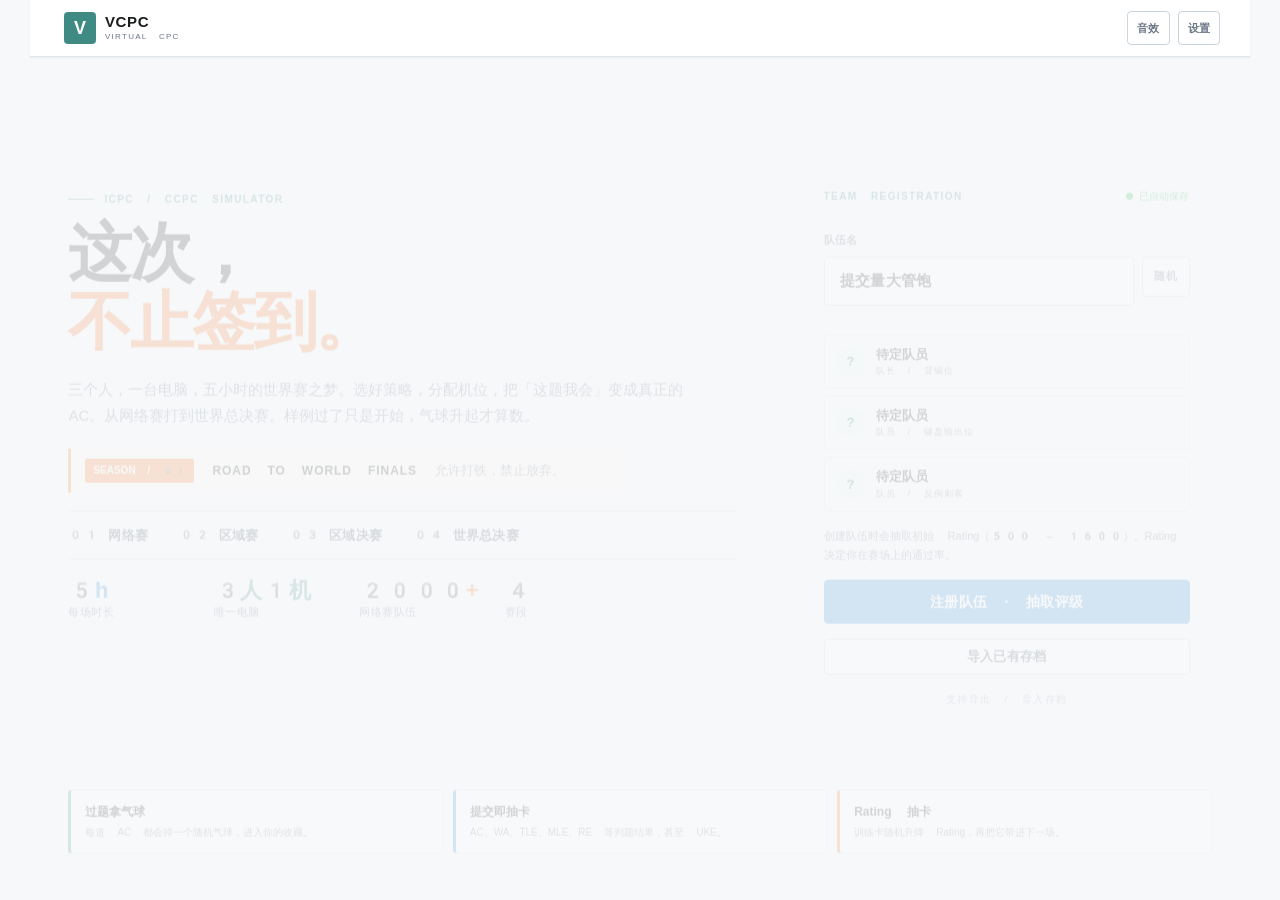
<file: index.html>
<!doctype html>
<html lang="zh-CN">
<head>
<meta charset="utf-8">
<meta name="viewport" content="width=device-width,initial-scale=1">
<title>VCPC · 虚拟程序设计竞赛</title>
<meta http-equiv="refresh" content="0; url=./vcpc/">
<style>
  body{margin:0;min-height:100vh;display:grid;place-items:center;background:#f7f8fa;color:#1b1c1d;
       font-family:system-ui,"PingFang SC","Microsoft YaHei",sans-serif}
  a{color:#3f8b84}
</style>
</head>
<body>
  <p>正在进入 <a href="./vcpc/">VCPC · 虚拟程序设计竞赛</a>…</p>
</body>
</html>
</file>
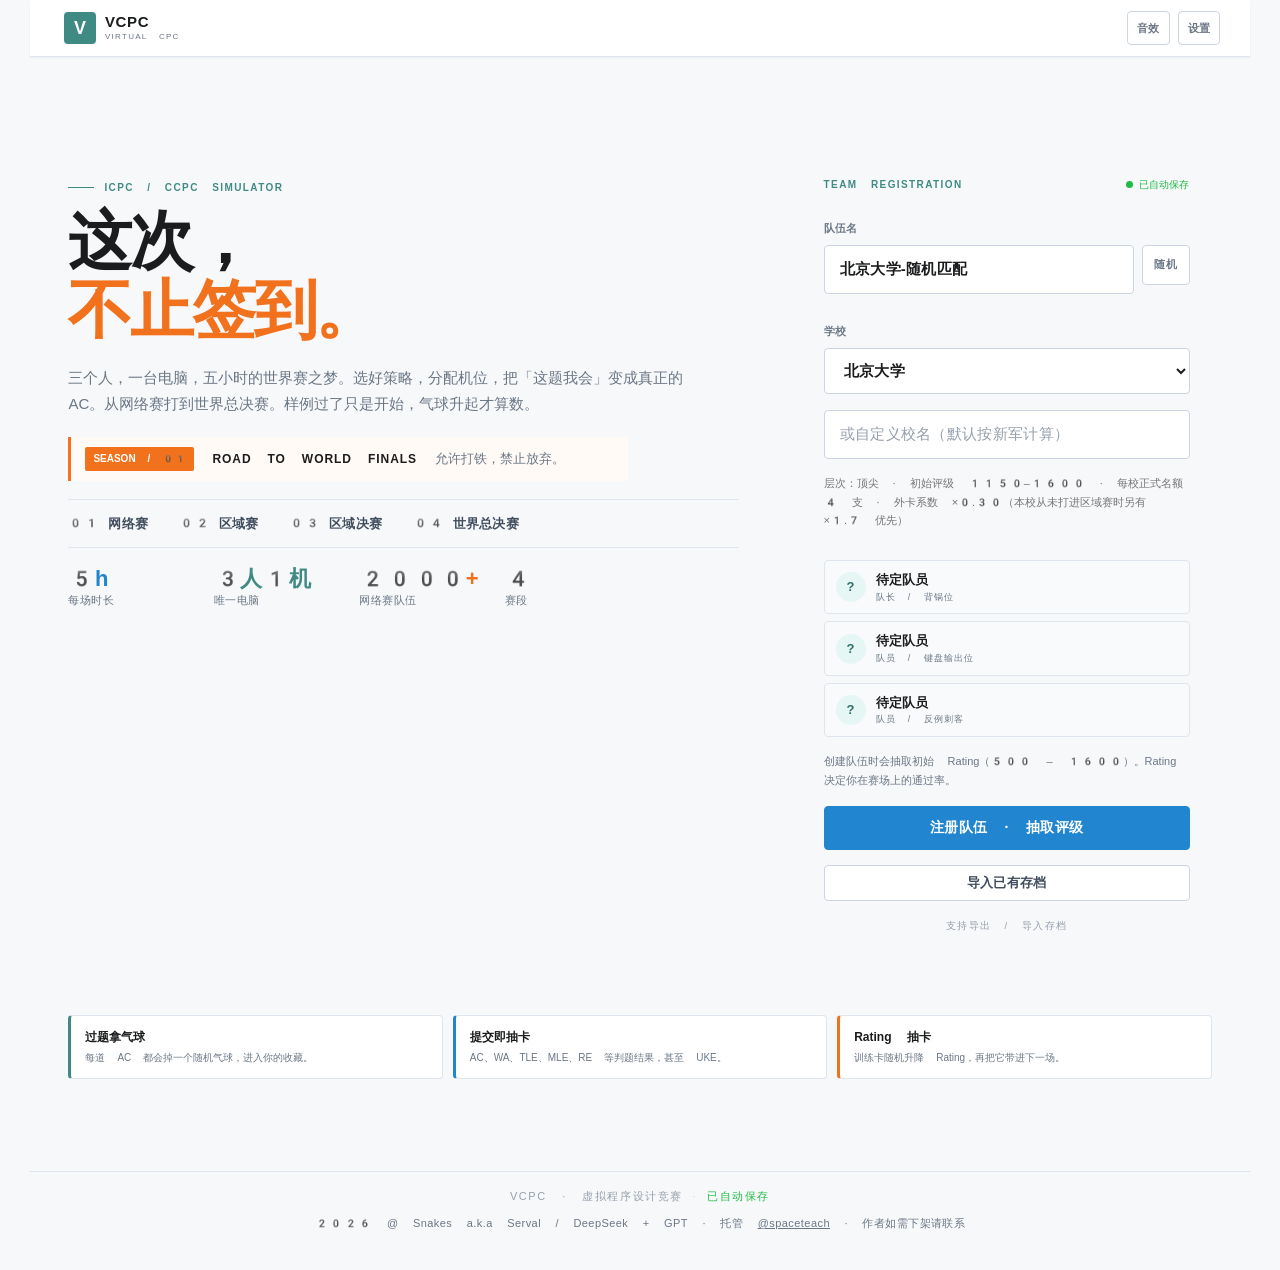
<file: vcpc/index.html>
<!doctype html><html lang=zh-CN><head><meta charset=UTF-8><meta name=viewport content="width=device-width,initial-scale=1,viewport-fit=cover"><meta name=theme-color content=#f7f8fa><meta name=description content="VCPC — 从网络赛打到世界总决赛的虚拟 ICPC / CCPC 比赛模拟器。"><title>VCPC · 虚拟程序设计竞赛</title><link rel=icon type=image/svg+xml href="data:image/svg+xml,%3Csvg xmlns='http://www.w3.org/2000/svg' viewBox='0 0 64 64'%3E%3Crect width='64' height='64' rx='8' fill='%233f8b84'/%3E%3Cpath d='M14 18h9l9 26 9-26h9L36 50h-8z' fill='%23ffffff'/%3E%3C/svg%3E"><style>body,html{margin:0;padding:0;background:#f7f8fa;color:#1b1c1d;font-family:Lato,"Noto Sans CJK SC","Noto Sans SC","Source Han Sans SC","PingFang SC","Microsoft YaHei",sans-serif}.boot{min-height:100vh;display:grid;place-items:center;text-align:center;gap:18px}.boot__mark{width:76px;height:76px;border-radius:20px;display:grid;place-items:center;background:#3f8b84;color:#fff;font:900 40px/1 Lato,"Noto Sans CJK SC",sans-serif;box-shadow:0 2px 8px rgba(0,0,0,.12)}.boot__text{color:#767676;font-size:13px;letter-spacing:.22em}</style><link rel=stylesheet href=assets/styles.min.css><link rel=preconnect href=https://fonts.googleapis.cn><link rel=preconnect href=https://fonts.gstatic.cn crossorigin><link href="https://fonts.googleapis.cn/css2?family=Lato:wght@400;700;900&family=Noto+Sans+SC:wght@400;500;700;900&display=swap" rel=stylesheet></head><body data-screen=boot><div class=bg-layer aria-hidden=true><div class=bg-grid></div><div class="bg-glow bg-glow--a"></div><div class="bg-glow bg-glow--b"></div><div class=bg-scan></div></div><div id=app class=app><header id=topbar class=topbar><button class=brand data-action=go-hub aria-label=返回大厅><span class=brand__mark aria-hidden=true>V</span> <span class=brand__text><strong>VCPC</strong><small>VIRTUAL CPC</small></span></button><nav class=topbar__nav aria-label=主导航><button data-action=go-hub>大厅</button> <button data-action=open-training>训练</button> <button data-action=open-codex>收藏</button></nav><div id=topbar-meta class=topbar__meta></div><div class=topbar__actions><button id=sound-btn class="icon-btn icon-btn--text" data-action=toggle-sound aria-label=切换音效><span>音效</span></button> <button class="icon-btn icon-btn--text" data-action=open-settings aria-label=设置>设置</button></div></header><main id=screen class=screen aria-live=polite><section class=boot><div class=boot__mark>V</div><div class=boot__text>LOADING VCPC</div></section></main><footer id=app-footer class=app-footer><span>VCPC · 虚拟程序设计竞赛</span> <span class=app-footer__dot>·</span> <span id=save-status>准备就绪</span> <span class=app-footer__credit>2026 @ Snakes a.k.a Serval / DeepSeek + GPT · 托管 <a href="https://github.com/spaceteach" target="_blank" rel="noopener" style="color:inherit;text-decoration:underline">@spaceteach</a> · 作者如需下架请联系</span></footer></div><div id=modal-root class=modal-root aria-live=assertive></div><div id=toast-root class=toast-root aria-live=polite></div><noscript><div class=noscript>VCPC 需要启用 JavaScript 才能运行。</div></noscript><script defer=defer src=assets/app.min.js></script><script defer=defer src=assets/icpc-rules.js?v=13></script></body></html>
</file>
